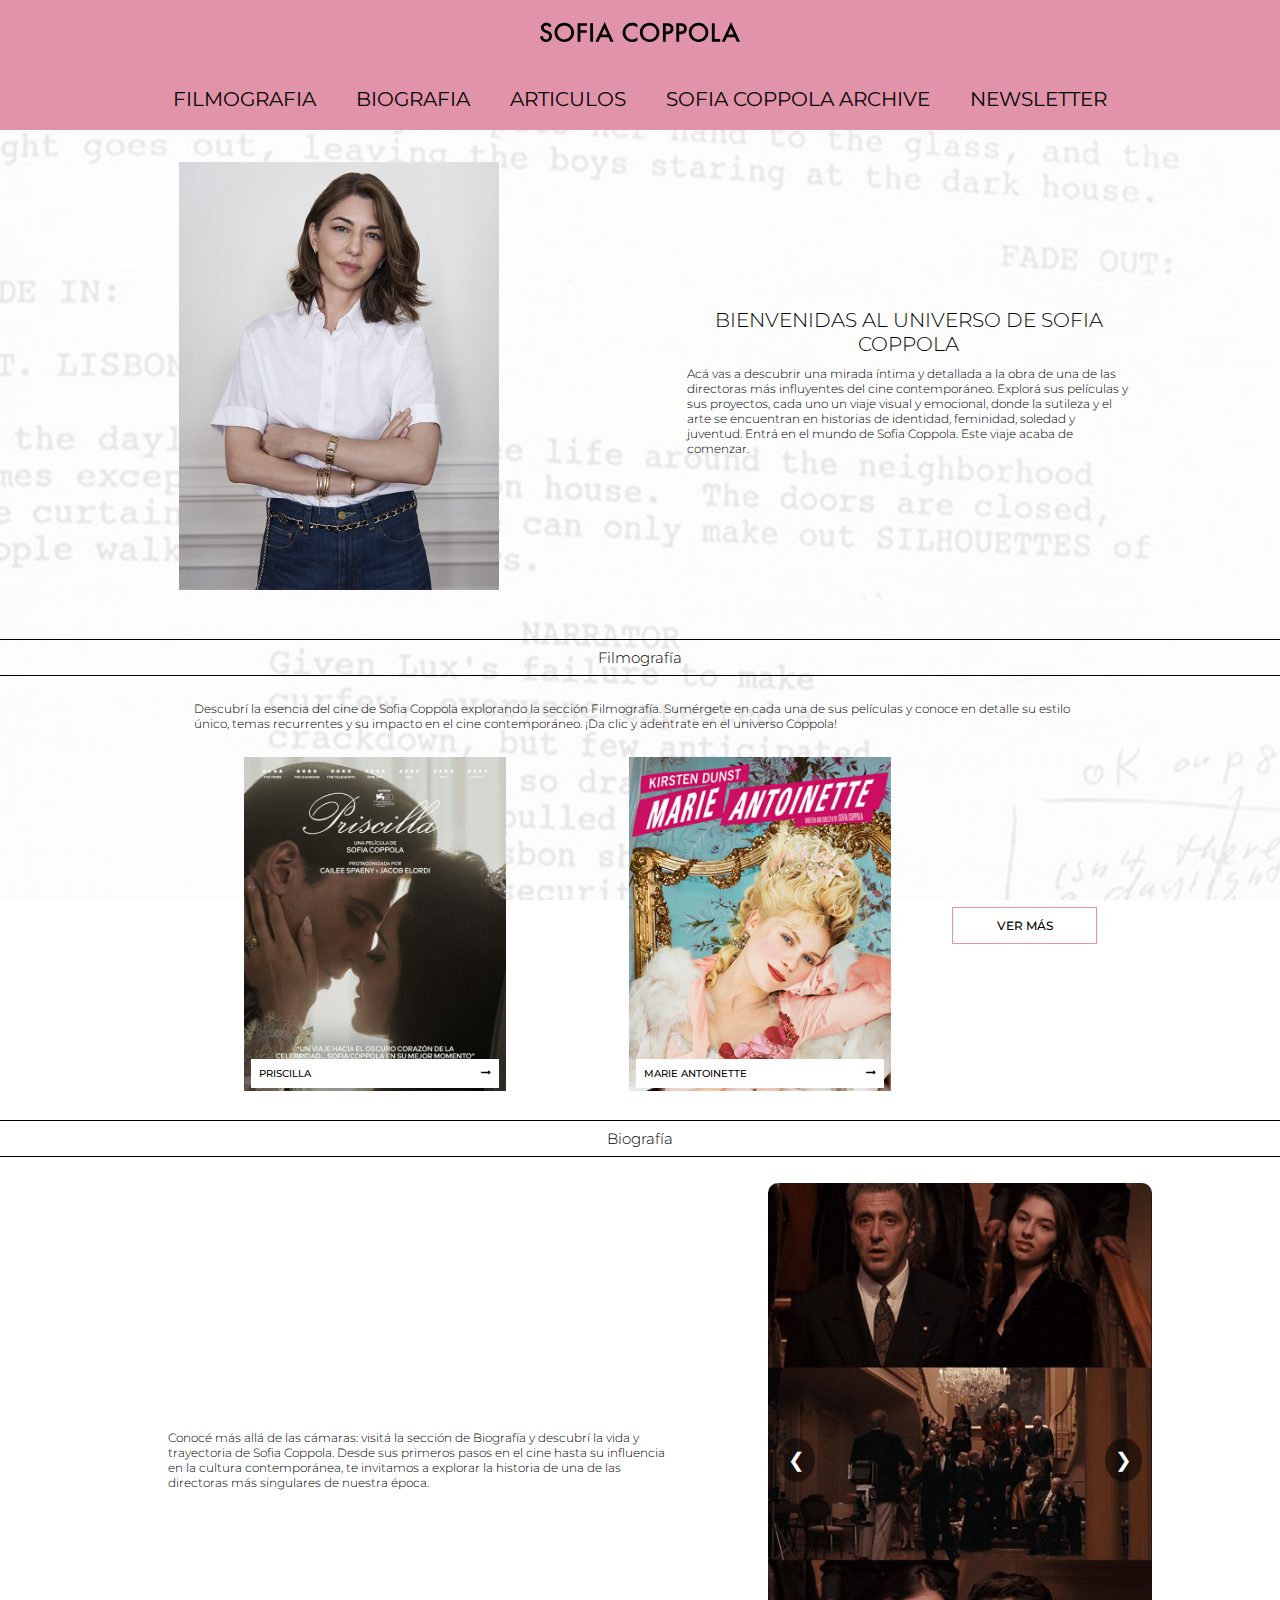
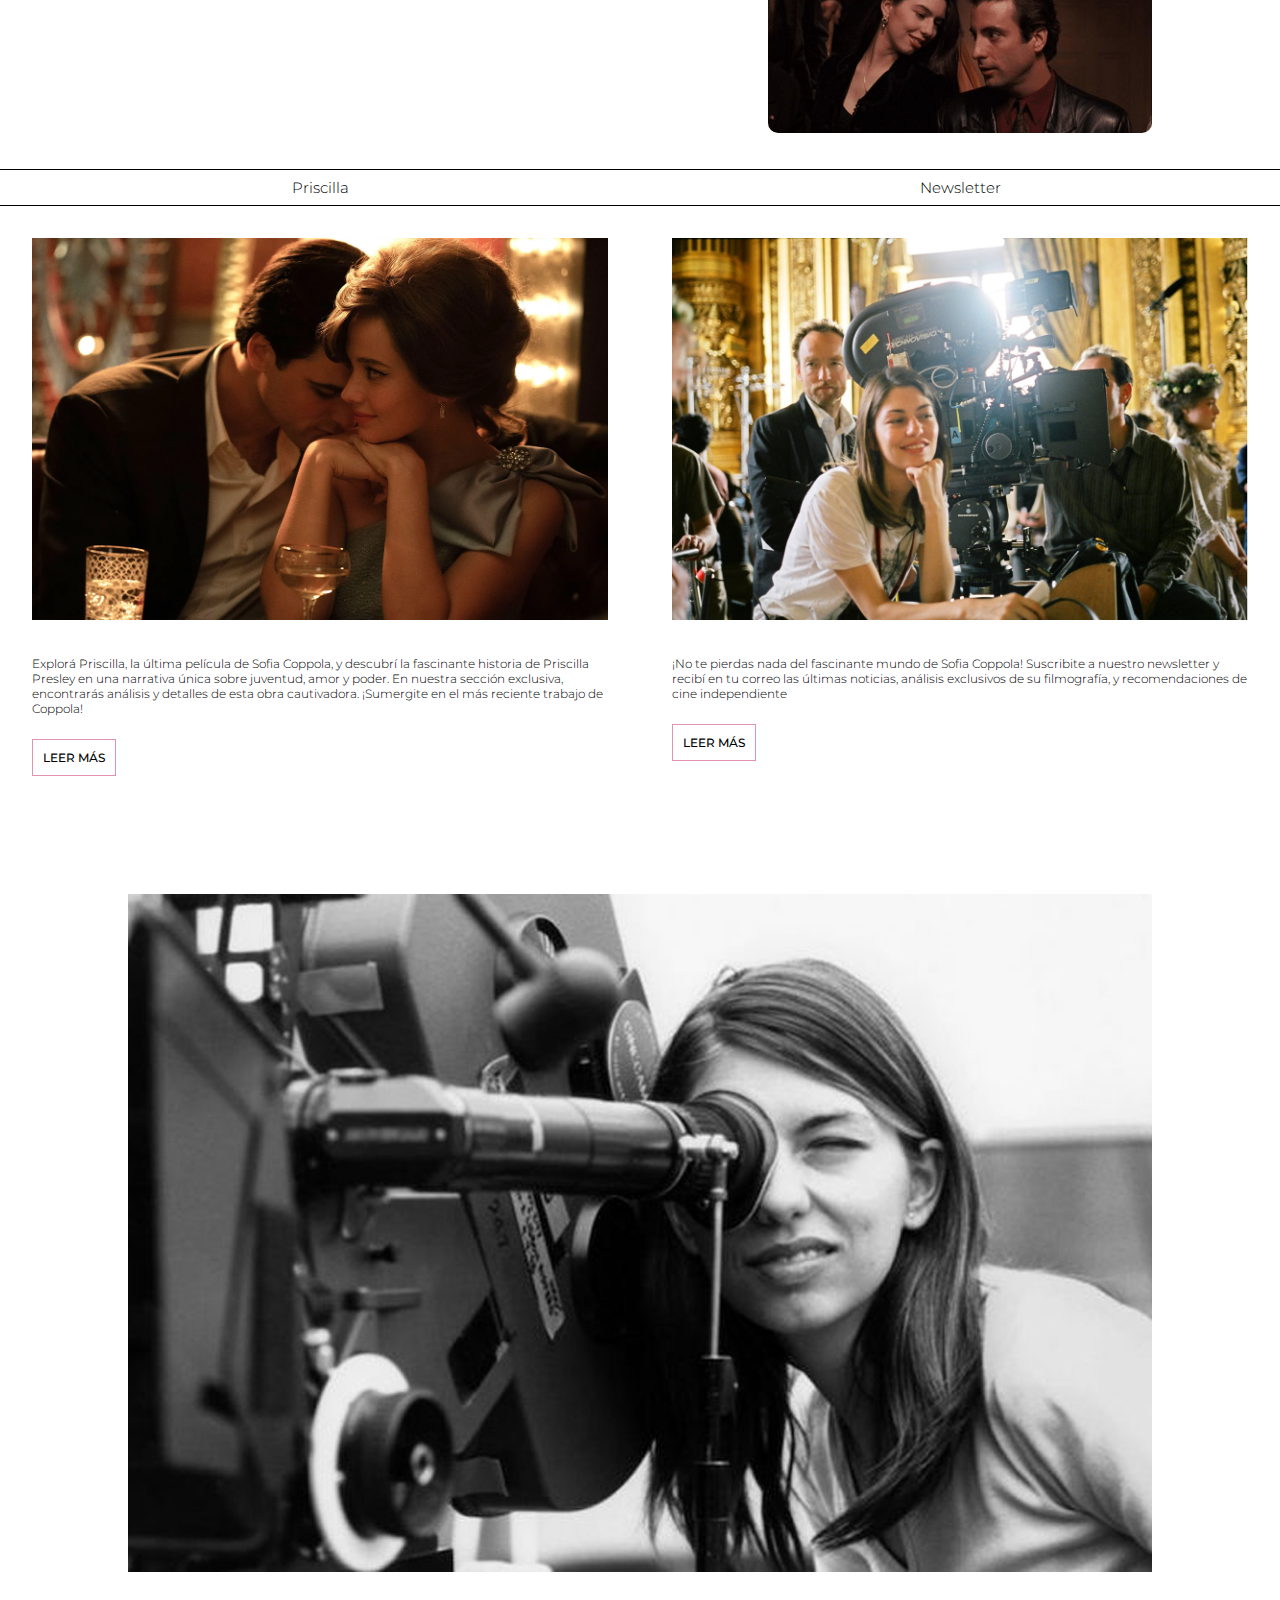
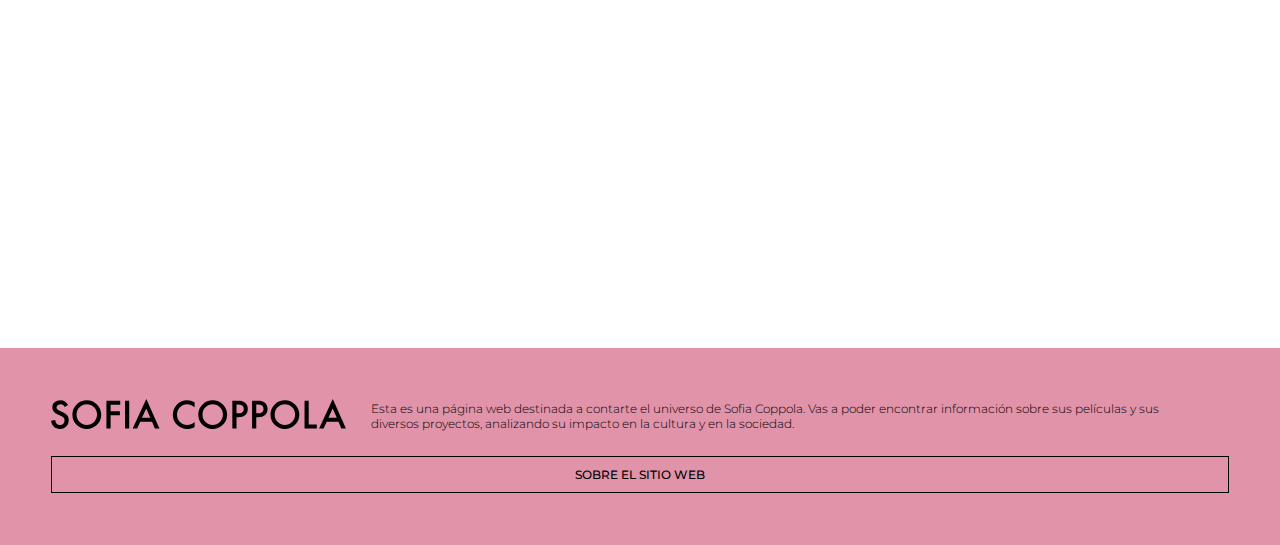
<file: index.html>
<!doctype html>
<html>
<head>
<meta charset="UTF-8">
<title>Sofia Coppola</title>
<meta name = "viewport" content = "width = device-width, initial-scale = 1.0">
<link rel="preconnect" href="https://fonts.googleapis.com">
<link rel="preconnect" href="https://fonts.gstatic.com" crossorigin>
<link href="https://fonts.googleapis.com/css2?family=Montserrat:ital,wght@0,100..900;1,100..900&display=swap" rel="stylesheet">
<link rel="stylesheet" href="estilos1.css">
<link rel="stylesheet" href="https://cdnjs.cloudflare.com/ajax/libs/font-awesome/4.7.0/css/font-awesome.min.css">
</head>

<body>
	<header>
		<a href="#" class="icono" onClick="MiFuncion()">
	      <i class="fa fa-bars" aria-hidden="true"></i>
		</a>
		<div class="sc">
		<a href="index.html"><img src="img/logo.svg" class="logo" alt="logo"></a>
		</div>
			<nav id="navegador" class=" ">
			<ul>
				<li><a href="filmografia1.html">FILMOGRAFIA</a></li>
				<li><a href="biografia1.html">BIOGRAFIA</a></li>
				<li><a href="articulos1.html">ARTICULOS</a></li>
				<li><a href="sofiacoppolaarchives1.html">SOFIA COPPOLA ARCHIVE</a></li>
				<li><a href="newsletter1.html">NEWSLETTER</a></li>
			</ul>
		</nav>
	</header>
	
	<div class="fondo">
	<main>
		<div class="contenedorap">
			<picture>
				<source media="(min-width: 768px)" srcset="img/fotoap.png" class="fotoap">
				<source media="(min-width: 480px)" srcset="img/imagecompressor/fotoap-min.png" class="fotoap">
				<img src="img/fotoap.png" class="fotoap">	
			</picture>		
			
			<div class="textoap">
				<h2>BIENVENIDAS AL UNIVERSO DE SOFIA COPPOLA</h2>
				<p>Acá vas a descubrir una mirada íntima y detallada a la obra de una de las directoras más influyentes del cine contemporáneo. Explorá sus películas y sus proyectos, cada uno un viaje visual y emocional, donde la sutileza y el arte se encuentran en historias de identidad, feminidad, soledad y juventud. Entrá en el mundo de Sofia Coppola. Este viaje acaba de comenzar.</p>		
			</div>
		</div>
	</main>
	
	<section>
		<h5>Filmografía</h5>
		<div class="s1texto">
			<p>Descubrí la esencia del cine de Sofia Coppola explorando la sección Filmografía. Sumérgete en cada una de sus películas y conoce en detalle su estilo único, temas recurrentes y su impacto en el cine contemporáneo. ¡Da clic y adentrate en el universo Coppola!</p>
		</div>
		<div class="s1">
			<div class="peliculas1"><a href="priscilla1.html">
				<h4>Priscilla
				<i class="fa fa-long-arrow-right flecha" aria-hidden="true"></i></h4>
				</a>
				<picture>
					<source media="(min-width: 768px)" srcset="img/ppriscilla.png">
					<source media="(min-width: 480px)" srcset="img/imagecompressor/ppriscilla-min-1.png">
				    <img src="img/imagecompressor/ppriscilla-min-1.png">
				</picture>	
			</div>
			<div class="peliculas1"><a href="marieantoinette1.html">
				<h4>Marie Antoinette
				<i class="fa fa-long-arrow-right flecha" aria-hidden="true"></i></h4>	
				</a>
				<picture>
					<source media="(min-width: 768px)" srcset="img/pmarieantoinette.png">
					<source media="(min-width: 480px)" srcset="img/imagecompressor/pmarieantoinette-min.png">
					<img src="img/imagecompressor/pmarieantoinette-min.png">
				</picture>
			</div>
			<a href="filmografia1.html" target="_blank" class="botons1">Ver más</a>
		</div>
	</section>
	
	<section>
		<h5>Biografía</h5>
		<div class="s2">
			<div class="s2texto">
				<p>Conocé más allá de las cámaras: visitá la sección de Biografía y descubrí la vida y trayectoria de Sofia Coppola. Desde sus primeros pasos en el cine hasta su influencia en la cultura contemporánea, te invitamos a explorar la historia de una de las directoras más singulares de nuestra época.</p>
			</div>
			<div class="slider-containers2">
			<div class="slidess2" id="slidess2">
				<div class="slides2"><img src="img/imagecompressor/bio1990b-min.png" alt="Imagen 1"></div>
                <div class="slides2"><img src="img/imagecompressor/bio2003c-min.png" alt="Imagen 2"></div>
                <div class="slides2"><img src="img/imagecompressor/bio2006a-min.png" alt="Imagen 3"></div>
				<div class="slides2"><img src="img/imagecompressor/bio2013-min.png" alt="Imagen 4"></div>
			</div>
			<button class="prev" onclick="changeSlide(-1)">&#10094;</button>
			<button class="next" onclick="changeSlide(1)">&#10095;</button>
		</div>
		</div>
	</section>
	
	<section>
		<div class="sectionrollover">
			
			<div class="rollover">
				<h5>Priscilla</h5>
				<div>
					<picture>
						<source media="(min-width: 768px)" srcset="img/sofiapriscilla.png">
						<source media="(min-width: 480px)" srcset="img/imagecompressor/sofiapriscilla-min.png">
						<img src="img/imagecompressor/sofiapriscilla-min.png" class="imagens3">
					</picture>
					<p class="textos3">Explorá Priscilla, la última película de Sofia Coppola, y descubrí la fascinante historia de Priscilla Presley en una narrativa única sobre juventud, amor y poder. En nuestra sección exclusiva, encontrarás análisis y detalles de esta obra cautivadora. ¡Sumergite en el más reciente trabajo de Coppola!</p>
					<a href="priscilla1.html" target="_blank" class="botons3">Leer más</a>
				</div>
			</div>
			
			<div class="rollover">
				<h5>Newsletter</h5>
				<div>
					<source media="(min-width: 768px)" srcset="img/sofianewsletter.png">
						<source media="(min-width: 480px)" srcset="img/imagecompressor/sofianewsletter-min.png">
						<img src="img/imagecompressor/sofianewsletter-min.jpg" class="imagens3">
					<p class="textos3">¡No te pierdas nada del fascinante mundo de Sofia Coppola! Suscribite a nuestro newsletter y recibí en tu correo las últimas noticias, análisis exclusivos de su filmografía, y recomendaciones de cine independiente</p>
					<a href="newsletter1.html" target="_blank" class="botons3">Leer más</a>
				</div>
			</div>	
			
		</div>	
	</section>
		
	<section>
		<div class="scarchive">
			<img src="img/rollover1.png"
				 alt="Imagen inicial" 
				 class="rollover-image" 
				 onmouseover="changeImage('img/rollover2.png')" 
				 onmouseout="changeImage('img/rollover1.png')" 
				 id="rolloverImage">
		</div>
	</section>	
	
	<section>
		<div class="cajaanuncionat">
		<iframe src="https://natalcocers.github.io/Dudou-Vintage/anuncio.html" name="marco" frameborder="0" scrolling="no" class="anuncionat"></iframe>	
		</div>	
	</section>	
	</div>
	
	<footer>
		<div class="cajafooter">
			
			<div class="logofooter">
		<a href="index.html"><img src="img/logo.svg" class="imglogofooter" alt="logo"></a>
				</div>
			
			<div class="textofooter">
		<p>Esta es una página web destinada a contarte el universo de Sofia Coppola. Vas a poder encontrar información sobre sus películas y sus diversos proyectos, analizando su impacto en la cultura y en la sociedad.</p>
				</div>
			
			<a href="presentacion.html" target="_blank" class="botonpresentacion">Sobre el sitio web</a>
		</div>
	
	</footer>
	
 <script src="script1.js"></script>
	<script>
  // Función para cambiar la imagen
  function changeImage(newSrc) {
    document.getElementById("rolloverImage").src = newSrc;
  }
</script>
</body>
</html>
</file>
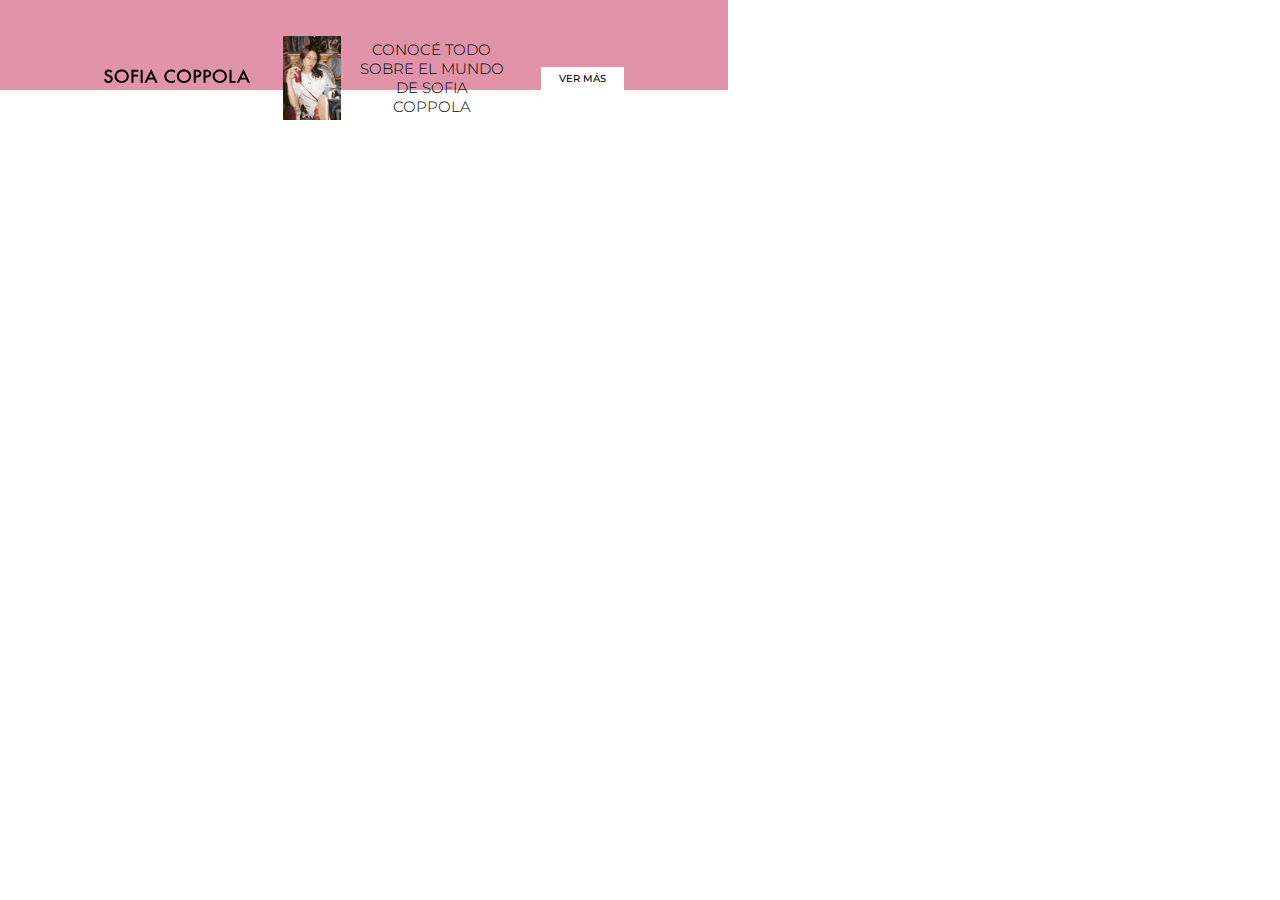
<file: anuncio1.html>
<!doctype html>
<html>
<head>
<meta charset="UTF-8">
<title>Anuncio</title>
<meta name = "viewport" content = "width = device-width, initial-scale = 1.0">
<link rel="preconnect" href="https://fonts.googleapis.com">
<link rel="preconnect" href="https://fonts.gstatic.com" crossorigin>
<link href="https://fonts.googleapis.com/css2?family=Montserrat:ital,wght@0,100..900;1,100..900&display=swap" rel="stylesheet">
<link rel="stylesheet" href="estilos1.css">
<link rel="stylesheet" href="https://cdnjs.cloudflare.com/ajax/libs/font-awesome/4.7.0/css/font-awesome.min.css">
</head>

<body>
	
	<div class="contenedoranuncio">
		<a href="index.html" target="_blank" class="logoanuncio"><img src="img/logo.svg"></a>
		<img src="img/imagecompressor/bio2006b-min.png" class="imganuncio">
		<h8>Conocé todo sobre el mundo de Sofia Coppola</h8>
		<a href="filmografia1.html" target="_blank" class="botonanuncio">Ver más</a>
	</div>
	
</body>
</html>
</file>
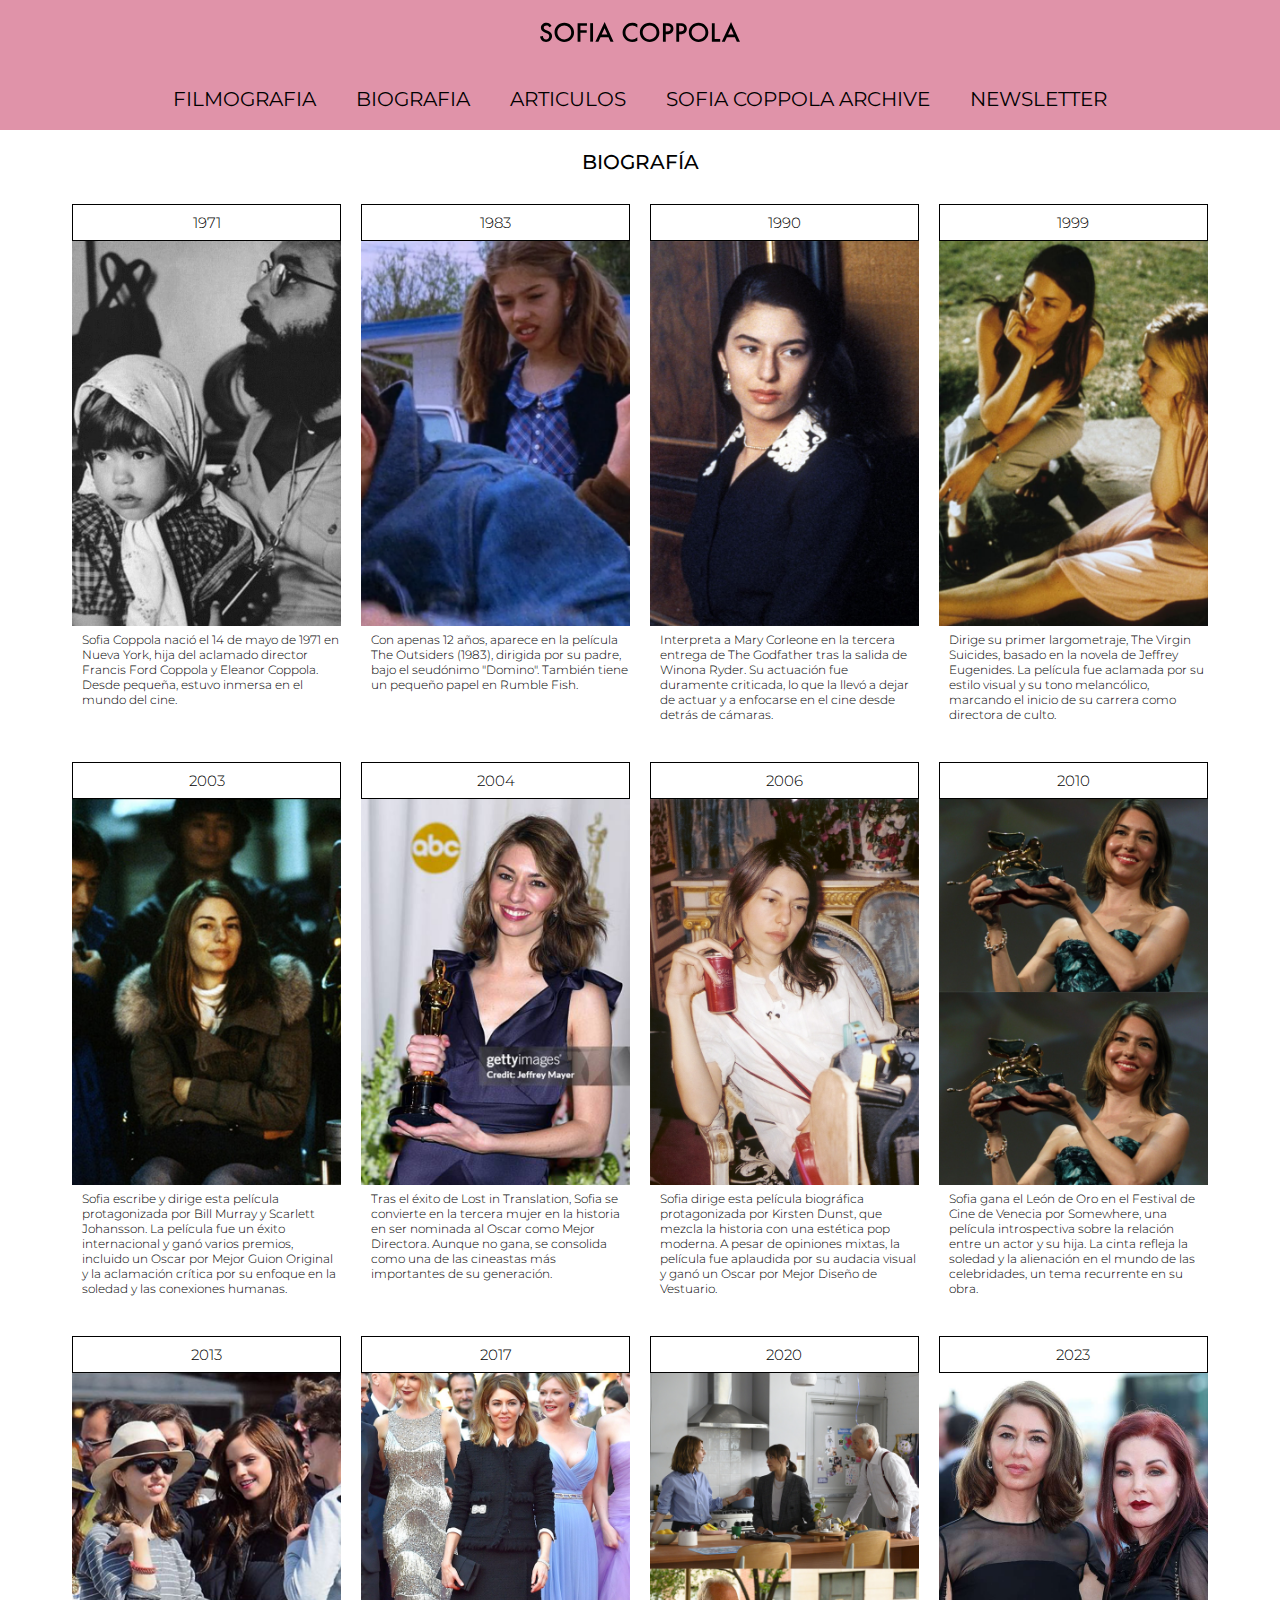
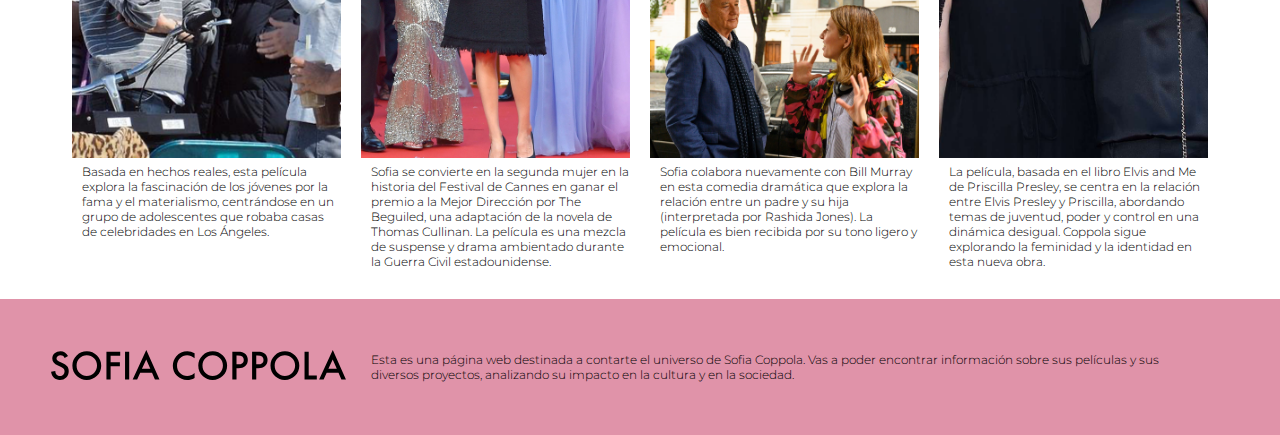
<file: biografia1.html>
<!doctype html>
<html>
<head>
<meta charset="UTF-8">
<title>Sofia Coppola</title>
<meta name = "viewport" content = "width = device-width, initial-scale = 1.0">
<link rel="preconnect" href="https://fonts.googleapis.com">
<link rel="preconnect" href="https://fonts.gstatic.com" crossorigin>
<link href="https://fonts.googleapis.com/css2?family=Montserrat:ital,wght@0,100..900;1,100..900&display=swap" rel="stylesheet">
<link rel="stylesheet" href="estilos1.css">
<link rel="stylesheet" href="https://cdnjs.cloudflare.com/ajax/libs/font-awesome/4.7.0/css/font-awesome.min.css">
</head>

<body>
	<header>
		<a href="#" class="icono" onClick="MiFuncion()">
	      <i class="fa fa-bars" aria-hidden="true"></i>
		</a>
		<div class="sc">
		<a href="index.html"><img src="img/logo.svg" class="logo" alt="logo"></a>
		</div>
			<nav id="navegador" class=" ">
			<ul>
				<li><a href="filmografia1.html">FILMOGRAFIA</a></li>
				<li><a href="biografia1.html">BIOGRAFIA</a></li>
				<li><a href="articulos1.html">ARTICULOS</a></li>
				<li><a href="sofiacoppolaarchives1.html">SOFIA COPPOLA ARCHIVE</a></li>
				<li><a href="newsletter1.html">NEWSLETTER</a></li>
			</ul>
		</nav>
	</header>
	
	<main>
		<h1>Biografía</h1>
		<div class="cajacontenedorabio">
			
			<div class="cajabio">
				<h6>1971</h6>
				<picture>
					<source media="(min-width: 768px)" srcset="img/bio1971.png">
					<source media="(min-width: 480px)" srcset="img/imagecompressor/bio1971-min.png">
				    <img src="img/imagecompressor/bio1971-min.png" class="fotobio">
				</picture>	
				<p class="textobio">Sofia Coppola nació el 14 de mayo de 1971 en Nueva York, hija del aclamado director Francis Ford Coppola y Eleanor Coppola. Desde pequeña, estuvo inmersa en el mundo del cine.</p>
			</div>	
			
			<div class="cajabio">
				<h6>1983</h6>
				<picture>
					<source media="(min-width: 768px)" srcset="img/bio1983.png">
					<source media="(min-width: 480px)" srcset="img/imagecompressor/bio1983-min.png">
					<img src="img/imagecompressor/bio1983-min.png" class="fotobio">
				</picture>
				<p class="textobio">Con apenas 12 años, aparece en la película The Outsiders (1983), dirigida por su padre, bajo el seudónimo "Domino". También tiene un pequeño papel en Rumble Fish.</p>
			</div>	
		  
			<div class="cajabio">
				<h6>1990</h6>
				<picture>
					<source media="(min-width: 768px)" srcset="img/bio1990.png">
					<source media="(min-width: 480px)" srcset="img/imagecompressor/bio1990-min.png">
					<img src="img/imagecompressor/bio1990-min.png" class="fotobio">
				</picture>
				<p class="textobio">Interpreta a Mary Corleone en la tercera entrega de The Godfather tras la salida de Winona Ryder. Su actuación fue duramente criticada, lo que la llevó a dejar de actuar y a enfocarse en el cine desde detrás de cámaras.</p>
			</div>
		
			<div class="cajabio">
				<h6>1999</h6>
				<picture>
					<source media="(min-width: 768px)" srcset="img/bio1999.png">
					<source media="(min-width: 480px)" srcset="img/imagecompressor/bio1999-min.png">
					<img src="img/imagecompressor/bio1999-min.png" class="fotobio">
				</picture>
				<p class="textobio">Dirige su primer largometraje, The Virgin Suicides, basado en la novela de Jeffrey Eugenides. La película fue aclamada por su estilo visual y su tono melancólico, marcando el inicio de su carrera como directora de culto.</p>
			</div>	
		
			<div class="cajabio">
				<h6>2003</h6>
				<picture>
					<source media="(min-width: 768px)" srcset="img/bio2003a.png">
					<source media="(min-width: 480px)" srcset="img/imagecompressor/bio2003a-min.png">
					<img src="img/imagecompressor/bio2003a-min.png" class="fotobio">
				</picture>
				<p class="textobio">Sofia escribe y dirige esta película protagonizada por Bill Murray y Scarlett Johansson. La película fue un éxito internacional y ganó varios premios, incluido un Oscar por Mejor Guion Original y la aclamación crítica por su enfoque en la soledad y las conexiones humanas.</p>
			</div>	
		
			<div class="cajabio">
				<h6>2004</h6>
				<picture>
					<source media="(min-width: 768px)" srcset="img/bio2004.png">
					<source media="(min-width: 480px)" srcset="img/imagecompressor/bio2004-min.png">
					<img src="img/imagecompressor/bio2004-min.png" class="fotobio">
				</picture>
				<p class="textobio">Tras el éxito de Lost in Translation, Sofia se convierte en la tercera mujer en la historia en ser nominada al Oscar como Mejor Directora. Aunque no gana, se consolida como una de las cineastas más importantes de su generación.</p>
			</div>
			
			<div class="cajabio">
				<h6>2006</h6>
				<picture>
					<source media="(min-width: 768px)" srcset="img/bio2006b.png">
					<source media="(min-width: 480px)" srcset="img/imagecompressor/bio2006b-min.png">
					<img src="img/imagecompressor/bio2006b-min.png" class="fotobio">
				</picture>
				<p class="textobio">Sofia dirige esta película biográfica protagonizada por Kirsten Dunst, que mezcla la historia con una estética pop moderna. A pesar de opiniones mixtas, la película fue aplaudida por su audacia visual y ganó un Oscar por Mejor Diseño de Vestuario.</p>
			</div>
			
			<div class="cajabio">
				<h6>2010</h6>
				<picture>
					<source media="(min-width: 768px)" srcset="img/bio2010.png">
					<source media="(min-width: 480px)" srcset="img/imagecompressor/bio2010-min.png">
					<img src="img/imagecompressor/bio2010-min.png" class="fotobio">
				</picture>
				<p class="textobio">Sofia gana el León de Oro en el Festival de Cine de Venecia por Somewhere, una película introspectiva sobre la relación entre un actor y su hija. La cinta refleja la soledad y la alienación en el mundo de las celebridades, un tema recurrente en su obra.</p>
			</div>
			
			<div class="cajabio">
				<h6>2013</h6>
				<picture>
					<source media="(min-width: 768px)" srcset="img/bio2013.png">
					<source media="(min-width: 480px)" srcset="img/imagecompressor/bio2013-min.png">
					<img src="img/imagecompressor/bio2013-min.png" class="fotobio">
				</picture>
				<p class="textobio">Basada en hechos reales, esta película explora la fascinación de los jóvenes por la fama y el materialismo, centrándose en un grupo de adolescentes que robaba casas de celebridades en Los Ángeles.</p>
			</div>
			
			<div class="cajabio">
				<h6>2017</h6>
				<picture>
					<source media="(min-width: 768px)" srcset="img/bio2017.png">
					<source media="(min-width: 480px)" srcset="img/imagecompressor/bio2017-min.png">
					<img src="img/imagecompressor/bio2017-min.png" class="fotobio">
				</picture>
				<p class="textobio">Sofia se convierte en la segunda mujer en la historia del Festival de Cannes en ganar el premio a la Mejor Dirección por The Beguiled, una adaptación de la novela de Thomas Cullinan. La película es una mezcla de suspense y drama ambientado durante la Guerra Civil estadounidense.</p>
			</div>
			
			<div class="cajabio">
				<h6>2020</h6>
				<picture>
					<source media="(min-width: 768px)" srcset="img/bio2020.png">
					<source media="(min-width: 480px)" srcset="img/imagecompressor/bio2020-min.png">
					<img src="img/imagecompressor/bio2020-min.png" class="fotobio">
				</picture>
				<p class="textobio">Sofia colabora nuevamente con Bill Murray en esta comedia dramática que explora la relación entre un padre y su hija (interpretada por Rashida Jones). La película es bien recibida por su tono ligero y emocional.</p>
			</div>
			
			<div class="cajabio">
				<h6>2023</h6>
				<picture>
					<source media="(min-width: 768px)" srcset="img/bio2023.png">
					<source media="(min-width: 480px)" srcset="img/imagecompressor/bio2023-min.png">
					<img src="img/imagecompressor/bio2017-min.png" class="fotobio">
				</picture>
				<p class="textobio">La película, basada en el libro Elvis and Me de Priscilla Presley, se centra en la relación entre Elvis Presley y Priscilla, abordando temas de juventud, poder y control en una dinámica desigual. Coppola sigue explorando la feminidad y la identidad en esta nueva obra.</p>
			</div>
		</div>	
		
	</main>
	
	<footer>
		<div class="cajafooter">
			
			<div class="logofooter">
		<a href="index.html"><img src="img/logo.svg" class="imglogofooter" alt="logo"></a>
				</div>
			
			<div class="textofooter">
		<p>Esta es una página web destinada a contarte el universo de Sofia Coppola. Vas a poder encontrar información sobre sus películas y sus diversos proyectos, analizando su impacto en la cultura y en la sociedad.</p>
				</div>
		</div>
	</footer>
	
 <script src="script1.js"></script>
</body>
</html>
</file>
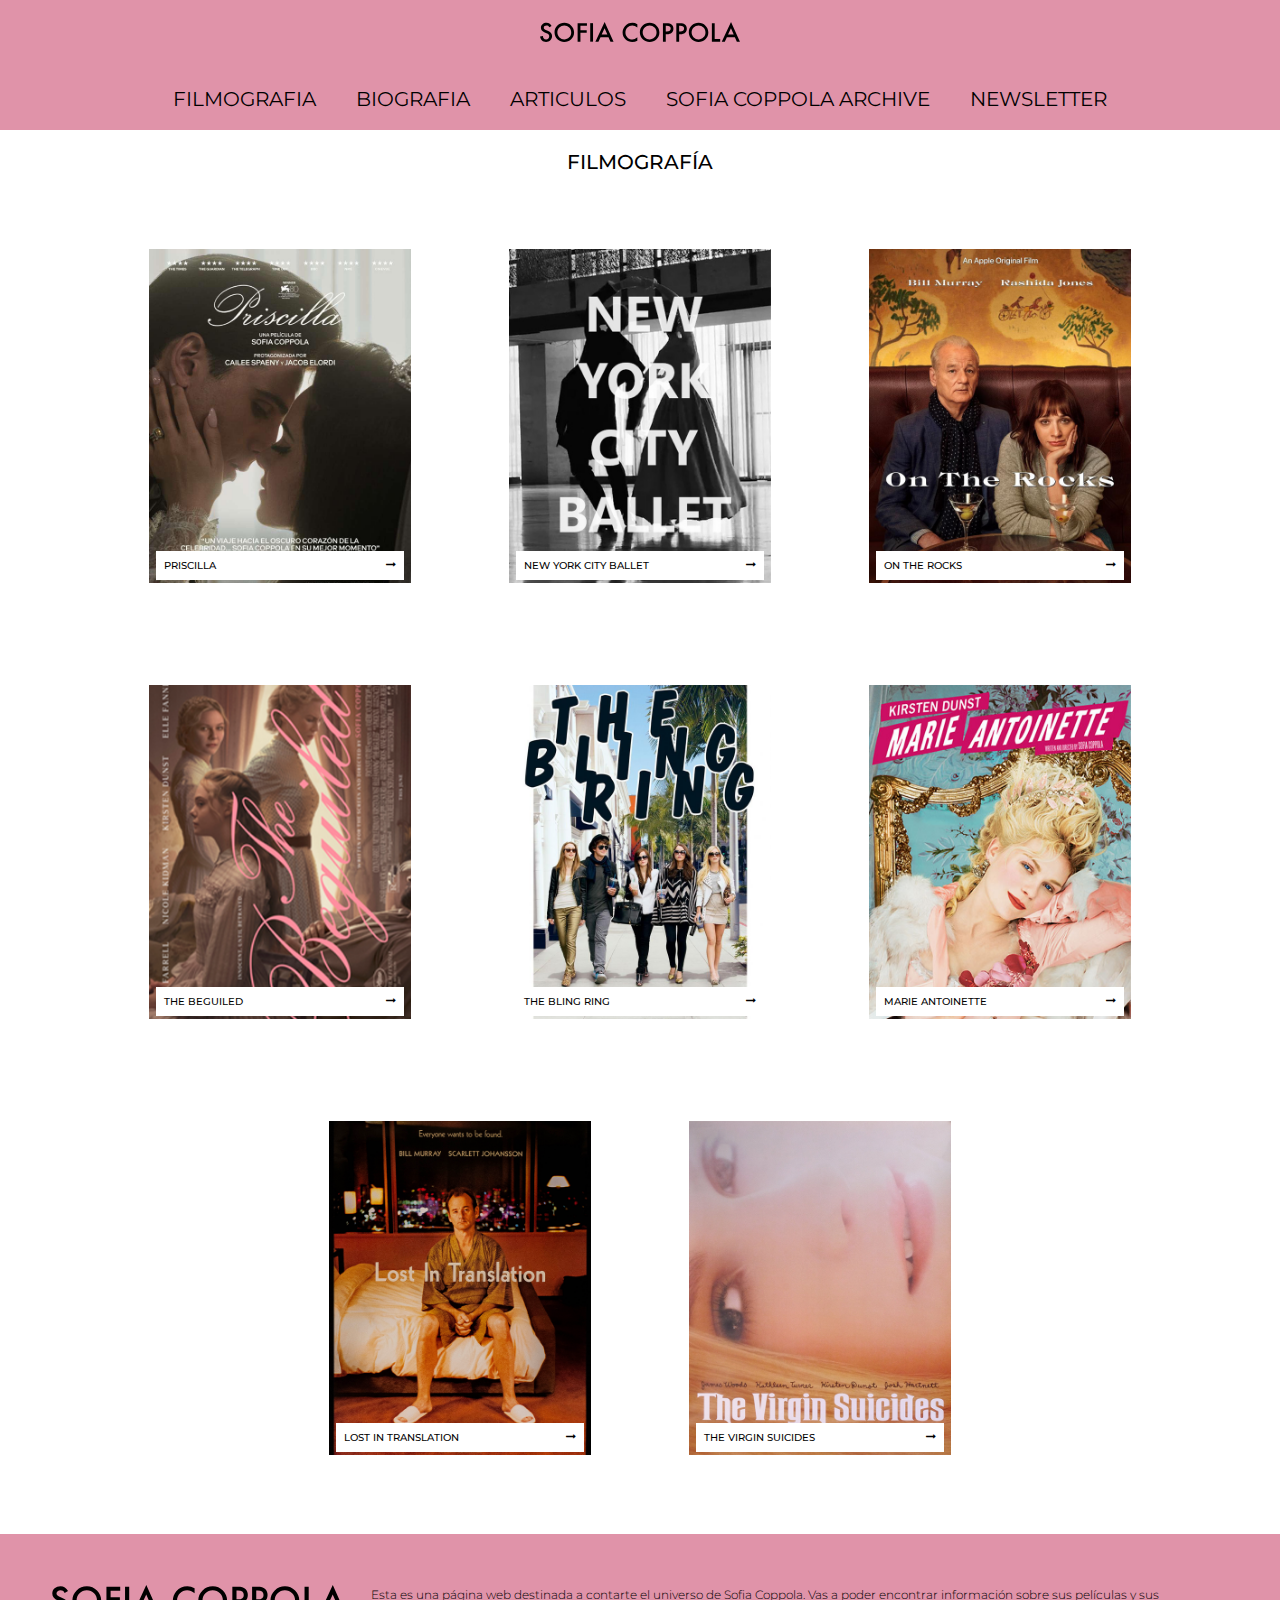
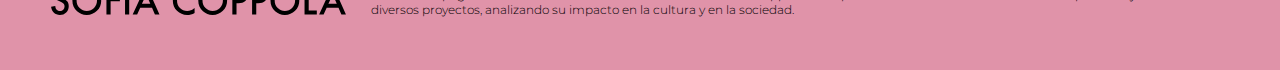
<file: filmografia1.html>
<!doctype html>
<html>
<head>
<meta charset="UTF-8">
<title>Sofia Coppola</title>
<meta name = "viewport" content = "width = device-width, initial-scale = 1.0">
<link rel="preconnect" href="https://fonts.googleapis.com">
<link rel="preconnect" href="https://fonts.gstatic.com" crossorigin>
<link href="https://fonts.googleapis.com/css2?family=Montserrat:ital,wght@0,100..900;1,100..900&display=swap" rel="stylesheet">
<link rel="stylesheet" href="estilos1.css">
<link rel="stylesheet" href="https://cdnjs.cloudflare.com/ajax/libs/font-awesome/4.7.0/css/font-awesome.min.css">
</head>

<body>
	<header>
		<a href="#" class="icono" onClick="MiFuncion()">
	      <i class="fa fa-bars" aria-hidden="true"></i>
		</a>
		<div class="sc">
		<a href="index.html"><img src="img/logo.svg" class="logo" alt="logo"></a>
		</div>
			<nav id="navegador" class=" ">
			<ul>
				<li><a href="filmografia1.html">FILMOGRAFIA</a></li>
				<li><a href="biografia1.html">BIOGRAFIA</a></li>
				<li><a href="articulos1.html">ARTICULOS</a></li>
				<li><a href="sofiacoppolaarchives1.html">SOFIA COPPOLA ARCHIVE</a></li>
				<li><a href="newsletter1.html">NEWSLETTER</a></li>
			</ul>
		</nav>
	</header>
	
	<main>	
		<h1>Filmografía</h1>
		<div class="cajacontenedora">
			
			<div class="pelicula"><a href="priscilla1.html">
				<h4>Priscilla
				<i class="fa fa-long-arrow-right flecha" aria-hidden="true"></i></h4>
				</a>
				<picture>
					<source media="(min-width: 768px)" srcset="img/ppriscilla.png">
					<source media="(min-width: 480px)" srcset="img/imagecompressor/ppriscilla-min-1.png">
				    <img src="img/imagecompressor/ppriscilla-min-1.png">
				</picture>	
			</div>
			
			<div class="pelicula"><a href="newyorkcityballet1.html">
				<h4>New York City Ballet
				<i class="fa fa-long-arrow-right flecha" aria-hidden="true"></i></h4>	
				</a>
				<picture>
					<source media="(min-width: 768px)" srcset="img/pnewyorkcityballet.png">
					<source media="(min-width: 480px)" srcset="img/imagecompressor/pnewyorkcityballet-min.png">
					<img src="img/imagecompressor/pnewyorkcityballet-min.png">
				</picture>
			</div>
			
			<div class="pelicula"><a href="ontherocks1.html">
				<h4>On The Rocks
				<i class="fa fa-long-arrow-right flecha" aria-hidden="true"></i></h4>	
				</a>
				<picture>
					<source media="(min-width: 768px)" srcset="img/pontherocks.png">
					<source media="(min-width: 480px)" srcset="img/imagecompressor/pontherocks-min.png">
					<img src="img/imagecompressor/pontherocks-min.png">
				</picture>
			</div>
			
			<div class="pelicula"><a href="thebeguiled1.html">
				<h4>The Beguiled
				<i class="fa fa-long-arrow-right flecha" aria-hidden="true"></i></h4>	
				</a>
				<picture>
					<source media="(min-width: 768px)" srcset="img/pthebeguiled.png">
					<source media="(min-width: 480px)" srcset="img/imagecompressor/pthebeguiled-min.png">
					<img src="img/imagecompressor/pthebeguiled-min.png">
				</picture>
			</div>
			
			<div class="pelicula"><a href="theblingring1.html">
				<h4>The Bling Ring
				<i class="fa fa-long-arrow-right flecha" aria-hidden="true"></i></h4>	
				</a>
				<picture>
					<source media="(min-width: 768px)" srcset="img/ptheblingring.png">
					<source media="(min-width: 480px)" srcset="img/imagecompressor/ptheblingring-min.png">
					<img src="img/imagecompressor/ptheblingring-min.png">
				</picture>
			</div>
			
			<div class="pelicula"><a href="marieantoinette1.html">
				<h4>Marie Antoinette
				<i class="fa fa-long-arrow-right flecha" aria-hidden="true"></i></h4>	
				</a>
				<picture>
					<source media="(min-width: 768px)" srcset="img/pmarieantoinette.png">
					<source media="(min-width: 480px)" srcset="img/imagecompressor/pmarieantoinette-min.png">
					<img src="img/imagecompressor/pmarieantoinette-min.png">
				</picture>
			</div>
			
			<div class="pelicula"><a href="lostintranslation1.html">
				<h4>Lost in Translation
				<i class="fa fa-long-arrow-right flecha" aria-hidden="true"></i></h4>	
				</a>
				<picture>
					<source media="(min-width: 768px)" srcset="img/plit.png">
					<source media="(min-width: 480px)" srcset="img/imagecompressor/plit-min.png">
					<img src="img/imagecompressor/plit-min.png">
				</picture>
			</div>
			
			<div class="pelicula"><a href="thevirginsuicides1.html">
				<h4>The Virgin Suicides
				<i class="fa fa-long-arrow-right flecha" aria-hidden="true"></i></h4>	
				</a>
				<picture>
					<source media="(min-width: 768px)" srcset="img/ptvs.png">
					<source media="(min-width: 480px)" srcset="img/imagecompressor/ptvs-min.png">
					<img src="img/imagecompressor/ptvs-min.png">
				</picture>
			</div>
			
		</div>
		</main>
	
	<footer>
		<div class="cajafooter">
			<div class="logofooter">
		<a href="index.html"><img src="img/logo.svg" class="imglogofooter" alt="logo"></a>
				</div>
			<div class="textofooter">
		<p>Esta es una página web destinada a contarte el universo de Sofia Coppola. Vas a poder encontrar información sobre sus películas y sus diversos proyectos, analizando su impacto en la cultura y en la sociedad.</p>
				</div>
		</div>
	</footer>
	
 <script src="script1.js"></script>
	
	</body>
	</html>
</file>
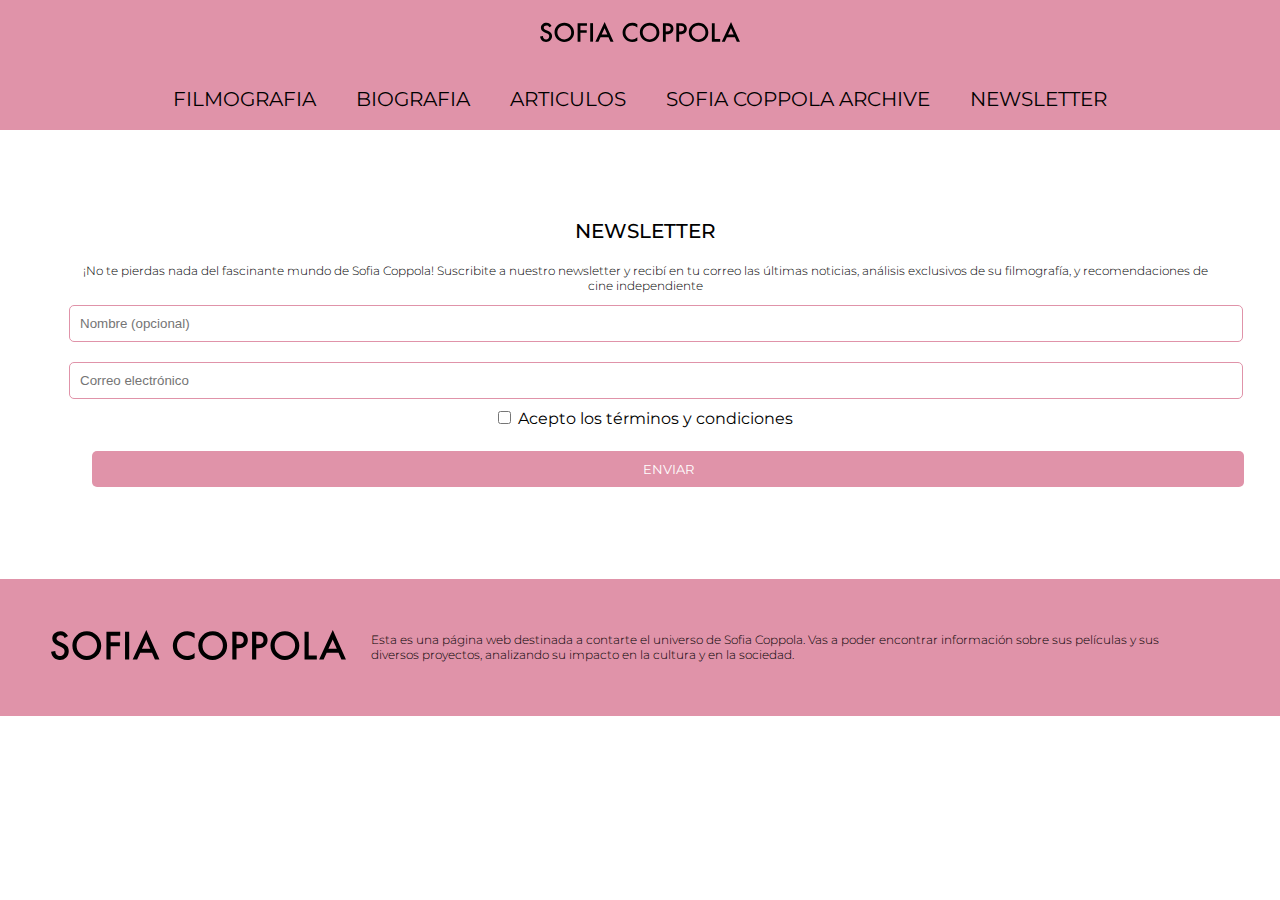
<file: newsletter1.html>
<!doctype html>
<html>
<head>
<meta charset="UTF-8">
<title>Newsletter</title>
<meta name = "viewport" content = "width = device-width, initial-scale = 1.0">
<link rel="preconnect" href="https://fonts.googleapis.com">
<link rel="preconnect" href="https://fonts.gstatic.com" crossorigin>
<link href="https://fonts.googleapis.com/css2?family=Montserrat:ital,wght@0,100..900;1,100..900&display=swap" rel="stylesheet">
<link rel="stylesheet" href="estilos1.css">
<link rel="stylesheet" href="https://cdnjs.cloudflare.com/ajax/libs/font-awesome/4.7.0/css/font-awesome.min.css">
</head>
	
<body>
	<header>
		<a href="#" class="icono" onClick="MiFuncion()">
	      <i class="fa fa-bars" aria-hidden="true"></i>
		</a>
		<div class="sc">
		<a href="index.html"><img src="img/logo.svg" class="logo" alt="logo"></a>
		</div>
			<nav id="navegador" class=" ">
			<ul>
				<li><a href="filmografia1.html">FILMOGRAFIA</a></li>
				<li><a href="biografia1.html">BIOGRAFIA</a></li>
				<li><a href="articulos1.html">ARTICULOS</a></li>
				<li><a href="sofiacoppolaarchives1.html">SOFIA COPPOLA ARCHIVE</a></li>
				<li><a href="newsletter1.html">NEWSLETTER</a></li>
			</ul>
		</nav>
	</header>	
	
	<main>
		<div class="form-container">
			<h1>Newsletter</h1>
			<p>¡No te pierdas nada del fascinante mundo de Sofia Coppola! Suscribite a nuestro newsletter y recibí en tu correo las últimas noticias, análisis exclusivos de su filmografía, y recomendaciones de cine independiente</p>
			<form id="subscriptionForm">
				<input type="text" id="name" placeholder="Nombre (opcional)">
				<input type="email" id="email" placeholder="Correo electrónico" required>
				<label>
					<input type="checkbox" id="terms" required> Acepto los términos y condiciones
				</label>
				<button type="button" onclick="submitForm()">Enviar</button>
			</form>
			<div class="thank-you-message" id="thankYouMessage">¡Gracias por suscribirte!</div>
		</div>
		
	</main>
	
	<footer>
		<div class="cajafooter">
			
			<div class="logofooter">
		<a href="index.html"><img src="img/logo.svg" class="imglogofooter" alt="logo"></a>
				</div>
			
			<div class="textofooter">
		<p>Esta es una página web destinada a contarte el universo de Sofia Coppola. Vas a poder encontrar información sobre sus películas y sus diversos proyectos, analizando su impacto en la cultura y en la sociedad.</p>
				</div>
		</div>
	</footer>
	
 <script src="script1.js"></script>
</body>
</html>
</file>
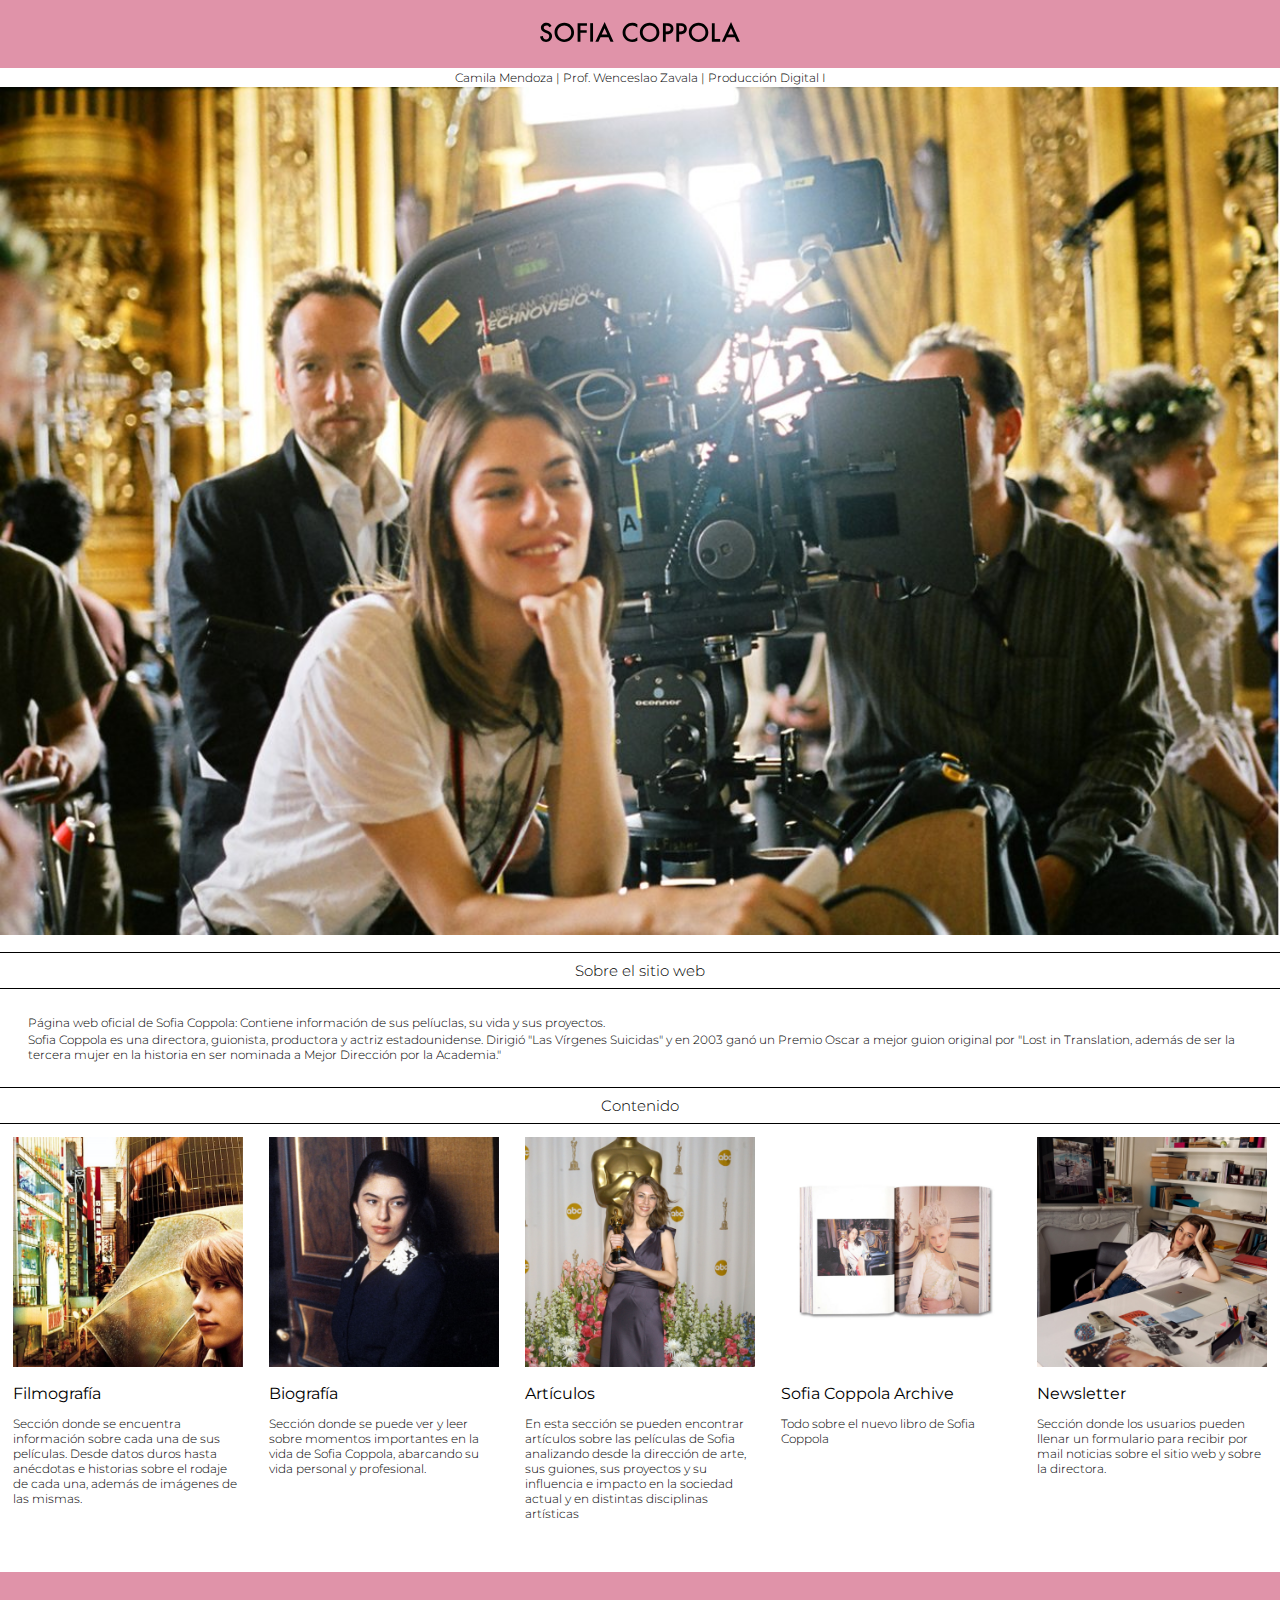
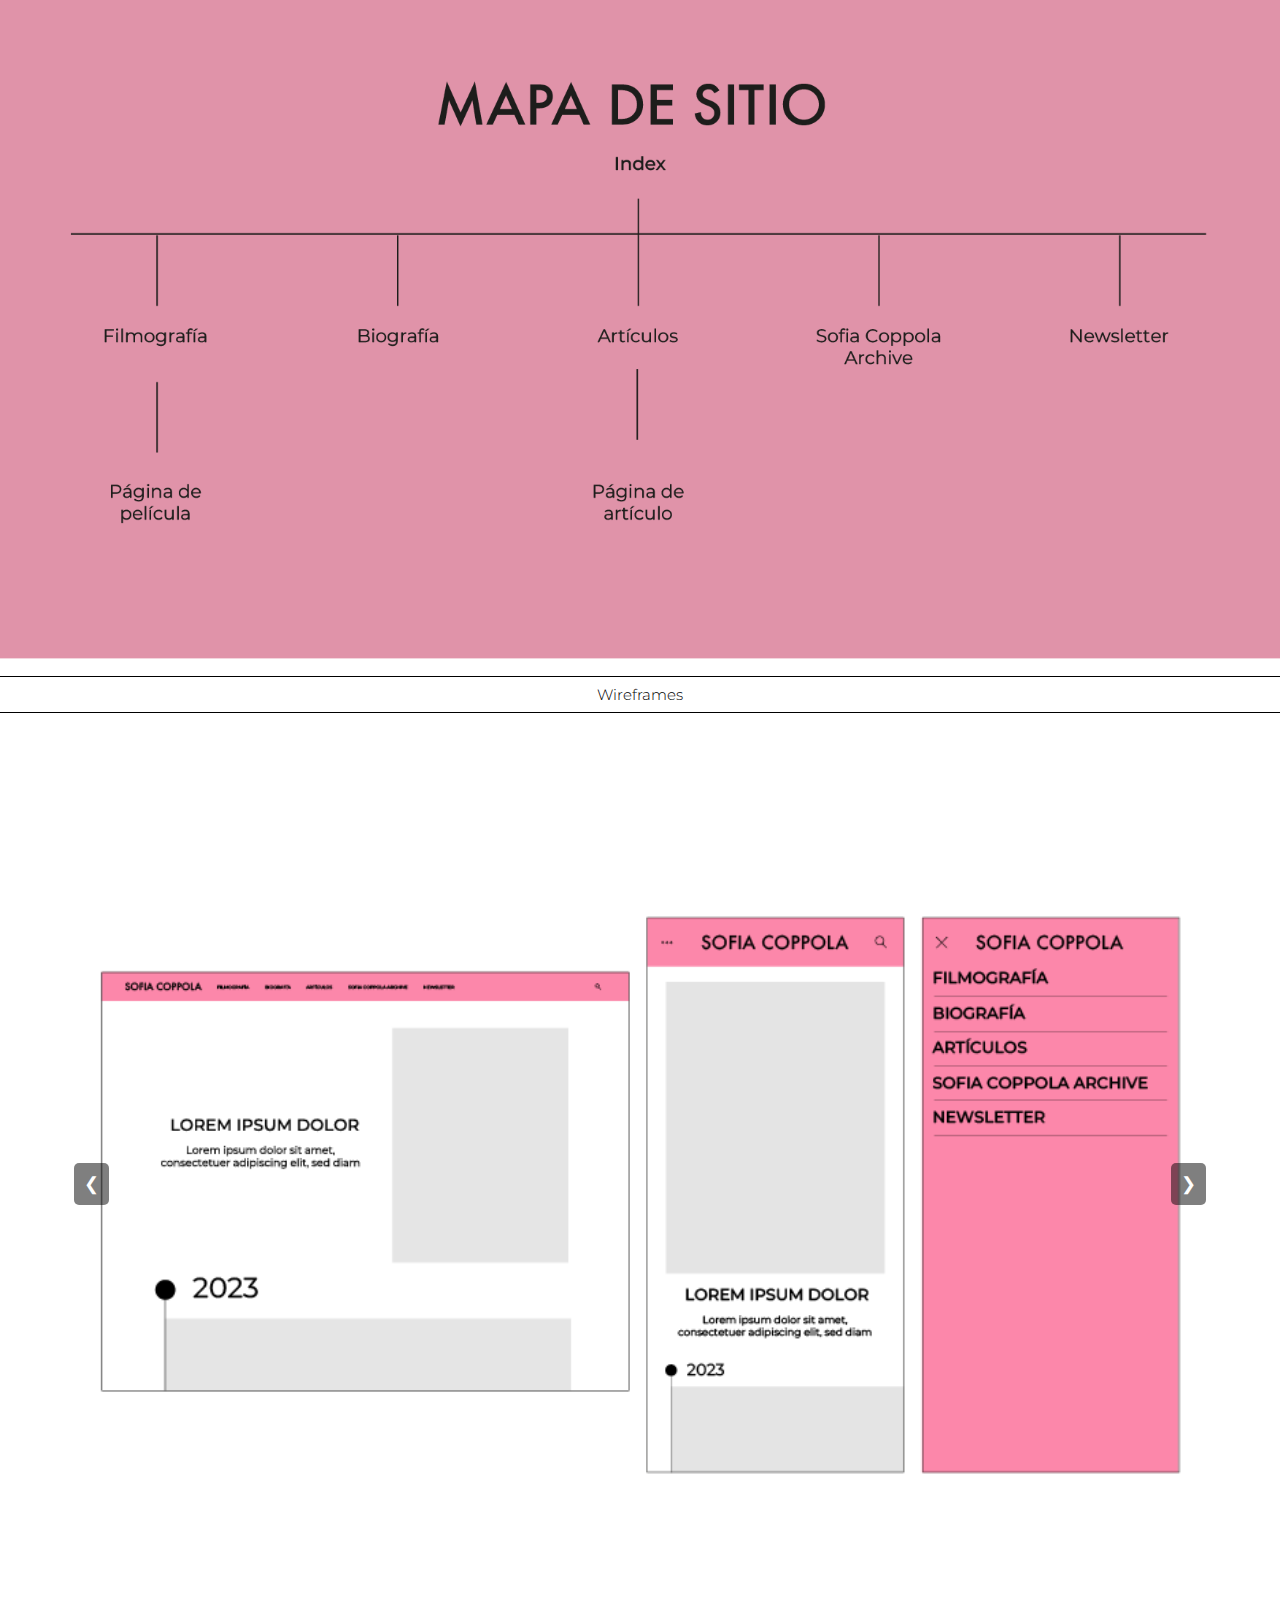
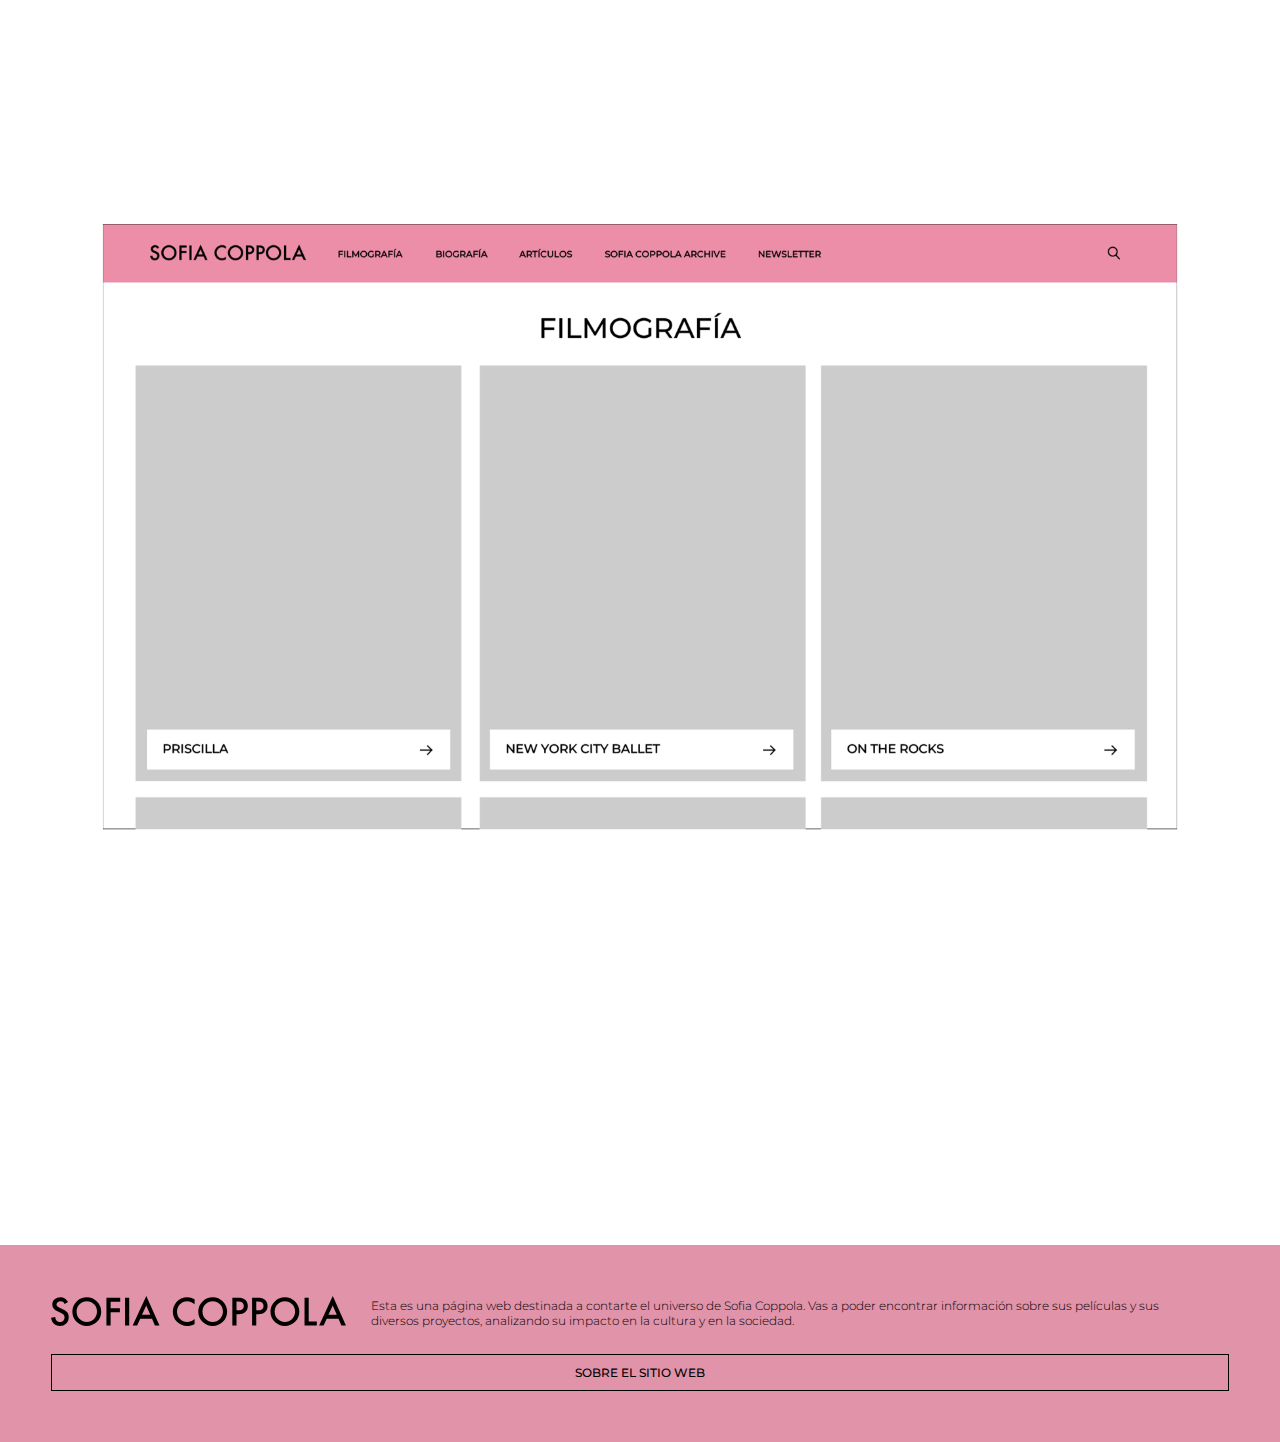
<file: presentacion.html>
<!doctype html>
<html>
<head>
<meta charset="UTF-8">
<title>Presentación Camila Mendoza</title>
<meta name = "viewport" content = "width = device-width, initial-scale = 1.0">
<link rel="preconnect" href="https://fonts.googleapis.com">
<link rel="preconnect" href="https://fonts.gstatic.com" crossorigin>
<link href="https://fonts.googleapis.com/css2?family=Montserrat:ital,wght@0,100..900;1,100..900&display=swap" rel="stylesheet">
<link rel="stylesheet" href="estilos1.css">
<link rel="stylesheet" href="https://cdnjs.cloudflare.com/ajax/libs/font-awesome/4.7.0/css/font-awesome.min.css">	
</head>

<body>
	<header>
		<div class="sc">
		<a href="index.html"><img src="img/logo.svg" class="logo" alt="logo"></a>
		</div>
	</header>
	
	<main>
		
	<section>
		<div>
			<div class="m31text">
				<p>Camila Mendoza |</p>
				<p>Prof. Wenceslao Zavala |</p>
				<p>Producción Digital I</p>
			</div>
			<picture>
				<source media="(min-width: 768px)" srcset="img/sofianewsletter.jpg" class="m31img">
				<source media="(min-width: 480px)" srcset="img/imagecompressor/sofianewsletter.jpg" class="m31img">
				<img src="img/sofianewsletter.jpg" class="m31img">	
			</picture>	
		</div>
	</section>
		
	<section>
		<h5>Sobre el sitio web</h5>
		<div class="m32text">
			<p>Página web oficial de Sofia Coppola: Contiene información de sus pelíuclas, su vida y sus proyectos.</p>
			<p>Sofia Coppola es una directora, guionista, productora y actriz estadounidense. Dirigió "Las Vírgenes Suicidas" y en 2003 ganó un Premio Oscar a mejor guion original por "Lost in Translation, además de ser la tercera mujer en la historia en ser nominada a Mejor Dirección por la Academia."</p>
		</div>	
	</section>	
		
	<section>
		<h5>Contenido</h5>
		<div class="contenido">
		<div class="seccion">
			<img src="img/m32filmo.png" class="imgseccion">
			<h9>Filmografía</h9>
			<p>Sección donde se encuentra información sobre cada una de sus películas. Desde datos duros hasta anécdotas e historias sobre el rodaje de cada una, además de imágenes de las mismas.</p>
		</div>
		
		<div class="seccion">
			<img src="img/m32bio.png" class="imgseccion">
			<h9>Biografía</h9>
			<p>Sección donde se puede ver y leer sobre momentos importantes en la vida de Sofia Coppola, abarcando su vida personal y profesional.</p>
		</div>
		
		<div class="seccion">
			<img src="img/m32art.png" class="imgseccion">
			<h9>Artículos</h9>
			<p>En esta sección se pueden encontrar artículos sobre las películas de Sofia analizando desde la dirección de arte, sus guiones, sus proyectos y su influencia e impacto en la sociedad actual y en distintas disciplinas artísticas</p>
		</div>
		
		<div class="seccion">
			<img src="img/m32sca.png" class="imgseccion">
			<h9>Sofia Coppola Archive</h9>
			<p>Todo sobre el nuevo libro de Sofia Coppola</p>
		</div>
		
		<div class="seccion">
			<img src="img/m32news.png" class="imgseccion">
			<h9>Newsletter</h9>
			<p>Sección donde los usuarios pueden llenar un formulario para recibir por mail noticias sobre el sitio web y sobre la directora.</p>
		</div>	
		</div>	
	</section>	
		
	<section>
		<img src="img/mapadesitio.png" class="m33img">
	</section>	
		
	<section>
		<h5>Wireframes</h5>
		<div class="slider-containerm34">
			<img src="img/wire1.png" class="slider-image active" alt="Imagen 1">
			<img src="img/wire2.png" class="slider-image" alt="Imagen 2">
			<img src="img/wire3.png" class="slider-image" alt="Imagen 3">
			<img src="img/wire4.png" class="slider-image" alt="Imagen 4">			
			<button class="slider-btn prev" onclick="changeSlide(-1)">&#10094;</button>
			<button class="slider-btn next" onclick="changeSlide(1)"> &#10095;</button>
		</div>
		
		<div>
			<img src="img/filmoweb1.png"
     alt="Imagen inicial" 
     class="rollover-image1" 
     onmouseover="changeImage('img/filmoweb2.png')" 
     onmouseout="changeImage('img/filmoweb1.png')" 
     id="rolloverImage1">
		</div>
	
			
		<section>
		<div class="cajaanuncionat">
		<iframe src="https://cbemendoza.github.io/misitioweb/anuncio1.html" name="marco" frameborder="0" scrolling="no" class="anuncionat"></iframe>	
		</div>	
	</section>	

	</main>	
	
	<footer>
		<div class="cajafooter">
			
			<div class="logofooter">
		<a href="index.html"><img src="img/logo.svg" class="imglogofooter" alt="logo"></a>
				</div>
			
			<div class="textofooter">
		<p>Esta es una página web destinada a contarte el universo de Sofia Coppola. Vas a poder encontrar información sobre sus películas y sus diversos proyectos, analizando su impacto en la cultura y en la sociedad.</p>
				</div>
			
			<a href="presentacion.html" target="_blank" class="botonpresentacion">Sobre el sitio web</a>
		</div>
	
	</footer>
	
	<script>
  let currentSlide = 0;

  function showSlide(index) {
    const slides = document.querySelectorAll(".slider-image");
    slides.forEach((slide, i) => {
      slide.classList.remove("active");
      if (i === index) slide.classList.add("active");
    });
  }

  function changeSlide(direction) {
    const slides = document.querySelectorAll(".slider-image");
    currentSlide = (currentSlide + direction + slides.length) % slides.length;
    showSlide(currentSlide);
  }
</script>
	<script>
  // Función para cambiar la imagen
  function changeImage(newSrc) {
    document.getElementById("rolloverImage1").src = newSrc;
  }
</script>

</body>
</html>
</file>
<file: estilos1.css>
* { margin:0; padding: 0;}
// <uniquifier>: Use a unique and descriptive class name
// <weight>: Use a value from 100 to 900

.montserrat-<uniquifier> {
  font-family: "Montserrat", sans-serif;
  font-optical-sizing: auto;
  font-weight: <weight>;
  font-style: normal;
}

header {width: 100%}

.background {background-image: url("img/script.jpeg")}

.sc {text-align: center; height: 213; background: #e093a9; padding: 20px}

nav {background-color: #e093a9; height: 90vh; padding: 1px; display: none}
.responsive {display: block}
nav a {font-family: "Montserrat"; color: black; text-decoration: none; border-bottom: 1px solid #000; display: block; padding: 8px; margin: 10px; font-size: 20px}
.logo {width: 200px; margin: 2px}
.icono {text-decoration: none; font-size: 20px; position: absolute; top: 20px; left: 20px; color: black; font-weight: 100}

h1 {font-family:  "Montserrat"; font-size: 20px; text-align: center; margin: 20px; text-transform: uppercase; font-weight: 500}

h2 {font-family: "Montserrat"; color: black; text-decoration: none; font-size: 20px; text-align: center; font-weight: 300; margin: 10px}

h3 {font-family: "Montserrat"; color: black; text-decoration: none; border-bottom: 1px solid #000; display: block; padding: 8px; margin: 10px; font-size: 20px; text-align: center; text-transform: uppercase; font-weight: 500}

h4 {font-family: "Montserrat"; background-color: white; font-weight: 500; text-transform: uppercase; font-size: 10px; padding: 8px; color: black; margin: 6px}

h5 {font-family: "Montserrat"; color: black; text-decoration: none; font-size: 15px; text-align: center; font-weight: 300; border-top: 1px solid #000; border-bottom: 1px solid #000; margin-top: 1%; padding: 8px}

h6 {font-family: "Montserrat"; color: black; text-decoration: none; font-size: 15px; text-align: center; font-weight: 300; border-top: 1px solid #000; border-bottom: 1px solid #000; padding: 8px}

p {font-family: "Montserrat"; color: black; font-size: 12px; font-weight: 300; margin: 2px; word-wrap: break-word}

.anuncionat {width: 300px; height: 600px; margin: auto; margin-bottom: 2%; display: block; margin-top: 10%}
.contenedorap {width: 100%}
.fotoap {width: 90%; padding: 1%; margin-top: 2%}
.textoap {margin: 2%}

.cajacontenedora {width: 96%; margin: 2%; display: flex; flex-flow: wrap; justify-content: center}
.pelicula {width: 42%; background-size: cover; background-position: center; margin: 4%; display: flex; align-items: flex-end; flex-flow: wrap; position: relative}
.pelicula img {width: 100%}
.pelicula a {text-decoration: none; width: 100%; padding: 1px; box-sizing: border-box; position: absolute}
.flecha {color: black; font-size: 12px; text-decoration: none; float: right} 

.cajafooter {background-color: #e093a9; padding: 4%; display: flex; flex-flow: wrap}
.logofooter {width: 40%}
.imglogofooter {width: 100%}
.textofooter {width: 100%}

.fotopris1 {width: 96%; margin: 2%}
.textoprinpris {margin-right: 2%; margin-left: 2%; margin-bottom: 2%}
.cajatrailer {width: 100%; display: flex; flex-flow: wrap; justify-content: center}
.textotrailerpris {width: 96%; margin: 2%}
.trailerpris {width: 90%; margin-left: 5%; margin-top: 3%; margin-bottom: 5%}

.cajacontenedorabio {display: flex; flex-flow: wrap}
.cajabio {width: 100%}
.fotobio {width: 96%; margin: 2%}
.textobio {width: 96%; margin-top: 2px; margin-bottom: 20px; margin-left: 10px; margin-right: 10px}

.contenedoranuncio {background-color: #e093a9; display: flex; flex-flow: wrap; align-items: center; width: 300px; height: 600px}
.logoanuncio {width: 90%; margin-left: 5%; margin-top: 5%}
.botonanuncio {display: block; padding: 8px; background-color: white; text-decoration: none; font-family: "Montserrat"; color: black; width: 20%; margin-left: 37%; margin-top: 5%; margin-bottom: 5%; text-align: center; text-transform: uppercase; font-size: 12px; font-weight: 500}
.imganuncio {width: 80%; margin-left: 10%; margin-top: 5%; margin-bottom: 5%}
h8 {font-family: "Montserrat"; color: black; text-decoration: none; display: block; font-size: 20px; text-align: center; text-transform: uppercase; font-weight: 500; margin-right: 7%; margin-left: 7%}

.s1 {width: 96%; margin: 2%; display: flex; flex-flow: wrap; justify-content: center}
.s1texto {margin-left: 5%; margin-top: 5%}
.peliculas1 {width: 90%; background-size: cover; background-position: center; margin: 5%; display: flex; align-items: flex-end; flex-flow: wrap; position: relative}
.peliculas1 img {width: 100%}
.peliculas1 a {text-decoration: none; width: 100%; padding: 1px; box-sizing: border-box; position: absolute}
.logoanuncio {width: 90%; margin-left: 5%; margin-top: 5%}
.botons1 {padding: 10px; text-decoration: none; font-family: "Montserrat"; color: black; width: 20%; text-align: center; text-transform: uppercase; font-size: 12px; font-weight: 500; border: 1px solid #e093a9}

.s2texto {width: 90%; margin: 5%}
.s2 {display: flex; flex-flow: wrap}
    .slider-containers2 {
      width: 80%;
      max-width: 600px;
      margin: auto;
      overflow: hidden;
      position: relative}

    .slidess2 {
      display: flex;
      transition: transform 0.5s ease-in-out}

    .slides2 {
      min-width: 100%;
      box-sizing: border-box}

    .slides2 img {
      width: 100%;
      border-radius: 10px}

    .prev, .next {
      position: absolute;
      top: 50%;
      transform: translateY(-50%);
      background-color: rgba(0, 0, 0, 0.5);
      color: white;
      border: none;
      font-size: 20px;
      padding: 10px;
      cursor: pointer;
      border-radius: 50%;
      z-index: 1}

    .prev {
      left: 10px}

    .next {
      right: 10px}

    .prev:hover, .next:hover {
      background-color: rgba(0, 0, 0, 0.8)}

.botons3 {padding: 10px; text-decoration: none; font-family: "Montserrat"; color: black; width: 20%; text-align: center; text-transform: uppercase; font-size: 12px; font-weight: 500; border: 1px solid #e093a9; margin: 5%}
.imagens3 {width: 90%; margin: 5%}
.textos3 {margin: 5%; margin-top: 0}
.sectionrollover {justify-content: center; width: 100%; display: flex; flex-flow: wrap}
.rollover {width: 100%}



.fondo {background-image: url("img/scriptcelus.png"); background-size: cover; background-attachment: fixed; background-position: top center}

/* Estilos para la galería de miniaturas */
    .gallery {
      display: flex;
      flex-wrap: wrap;
      gap: 10px;
      justify-content: center;
      margin-top: 20px;
    }

    .gallery img {
      width: 150px;
      height: 100px;
      object-fit: cover;
      cursor: pointer;
      border-radius: 5px;
      transition: transform 0.3s ease;
    }

    .gallery img:hover {
      transform: scale(1.05);
    }

    /* Estilos para el fondo de la vista ampliada */
    .lightbox {
      display: none;
      position: fixed;
      top: 0;
      left: 0;
      width: 100%;
      height: 100%;
      background-color: rgba(0, 0, 0, 0.8);
      justify-content: center;
      align-items: center;
      z-index: 10;
    }

    .lightbox img {
      max-width: 90%;
      max-height: 80%;
      border-radius: 5px;
      box-shadow: 0px 4px 8px rgba(0, 0, 0, 0.3);
    }

    /* Estilo del botón para cerrar la vista ampliada */
    .close-btn {
      position: absolute;
      top: 20px;
      right: 20px;
      font-size: 30px;
      color: white;
      cursor: pointer;
      font-weight: bold;
    }

/* Estilo del contenedor del formulario */
    .form-container {
      width: 90%;
      margin: 5%;
      padding: 5px;
      text-align: center;
      font-family: "Montserrat";
	justify-content: center;	
    }

    /* Estilo de los campos del formulario */
    .form-container input[type="text"],
    .form-container input[type="email"] {
      width: 90%;
      padding: 10px;
      margin: 10px 0;
      border-radius: 5px;
      border: 1px solid #e093a9;
    }

    .form-container input[type="checkbox"] {
      margin-right: 3px;
    }

    /* Estilo del botón de envío */
    .form-container button {
      width: 100%;
      padding: 10px;
	 margin: 2%;
      background-color: #e093a9;
      color: white;
      border: none;
      border-radius: 5px;
      cursor: pointer;
      font-size: 13px;
	text-transform: uppercase; 
		font-family: "Montserrat"
    }

    .form-container button:hover {
      background-color: #45a049;
    }

    /* Mensaje de agradecimiento */
    .thank-you-message {
      display: none;
      color: #e093a9;
      font-size: 18px;
      margin-top: 20px;
    }

.rollover-image {
      width: 80%;
	margin: 10%;
      height: auto;
      transition: transform 0.3s ease;
    }

    /* Efecto visual para resaltar la imagen al hacer roll-over */
    .rollover-image:hover {
      transform: scale(1.05);
    }

.m31img {width: 100%}
.m31text {justify-content: center; display: flex; flex-flow: wrap}
.m31text p {text-align: center}
.m32text {margin: 2%}
.imgseccion {width: 90%; margin: 5%}
h9 {font-family: 'Montserrat'; margin-left: 5%}
.seccion p {margin: 5%}
.contenido {display: flex; flex-flow: wrap}
.m33img {width: 100%; margin-top: 3%}

 /* Contenedor del slider */
    .slider-containerm34 {
      position: relative;
      width: 90%;
      margin: 5%;
      overflow: hidden;
      border-radius: 1px}

    /* Imágenes del slider */
    .slider-image {
      width: 100%;
      display: none;
    }

    /* Mostrar la primera imagen */
    .slider-image.active {
      display: block;
    }

    /* Botones para navegar */
    .slider-btn {
      position: absolute;
      top: 50%;
      transform: translateY(-50%);
      font-size: 18px;
      padding: 10px;
      cursor: pointer;
      color: white;
      background-color: rgba(0, 0, 0, 0.5);
      border: none;
      border-radius: 5px;
    }

    /* Botón anterior a la izquierda */
    .prev {
      left: 10px;
    }

    /* Botón siguiente a la derecha */
    .next {
      right: 10px;
    }

.rollover-image1 {
      width: 90%;
      height: auto;
      transition: transform 0.3s ease;
	margin: 5%
    }

    /* Efecto visual para resaltar la imagen al hacer roll-over */
    .rollover-image1:hover {
      transform: scale(1.05);
    }

.botonpresentacion {padding: 10px; text-decoration: none; font-family: "Montserrat"; color: black; width: 100%; text-align: center; text-transform: uppercase; font-size: 12px; font-weight: 500; border: 1px solid #000; margin-top: 2%}

@media (min-width:727px) {
	.pelicula {width: 21.3%}
	nav {display: block; height: auto; text-align: center}
	nav li {display: inline-block}
	nav a {border-bottom: none}
	.icono {display: none}
	.fotoap {width: 50%; padding: 0%; margin: 5%}
	.textoap {width: 35%; align-self: center; margin-right: 10%}
	.contenedorap {justify-content: center; display: inline-flex}
	.logofooter {width: 25%; padding-right: 2%}
	.textofooter {width: 70%}
	.cajacontenedorabio {justify-content: center}
	.cajabio {width: 21%; padding: 10px}
	.textotrailerpris {width: 30%}
	h6 {border: 1px solid #000000}
	sliderbio1990 {margin: 0%; width: 100%}
	sliderbio2003 {margin: 0%; width: 100%}
	sliderbio2006 {margin: 0%; width: 100%}
	.fotobio {margin: 0%; width: 100%}
	.contenedoranuncio {width: 728px; height: 90px; align-content: space-around; justify-content: center}
	.logoanuncio {width: 20%; margin: 2.5%}
	.imganuncio {width: 8%; margin-left: 2%}
	.contenedoranuncio h8 {width: 20%; margin: 2.5%; font-size: 15px; font-weight: 300}
	.botonanuncio {width: 10%; font-size: 10px; padding: 5px; margin: 2.5%}
	.formtexto {width: 25%}
	.anuncionat {width: 728px; height: 90px}
	.s1texto {width: 70%; margin-left: 15%; margin-top: 2%}
	.slider-containers2 {width: 30%; margin: 2%}
	.s2texto {width: 40%; align-self: center}
	.s2 {justify-content: center}
	.peliculas1 {width: 21.3%; margin-bottom: 0; margin-top: 0}
	.botons1 {align-self: center; width: 10%}
	.overlay p {font-size: 15px; margin: 5%}
	.image-container {width: 40%; margin-left: 30%; margin-top: 2%}
	.fondo {background-image: url("img/scriptweb.png"); background-size: cover; background-attachment: fixed; background-position: top center}
	.form-container input[type="text"],
    .form-container input[type="email"] {
		width:100%;}
	.rollover {width: 50%}
	.contenido {width: 100%}
	.seccion {width: 20%}
}
</file>
